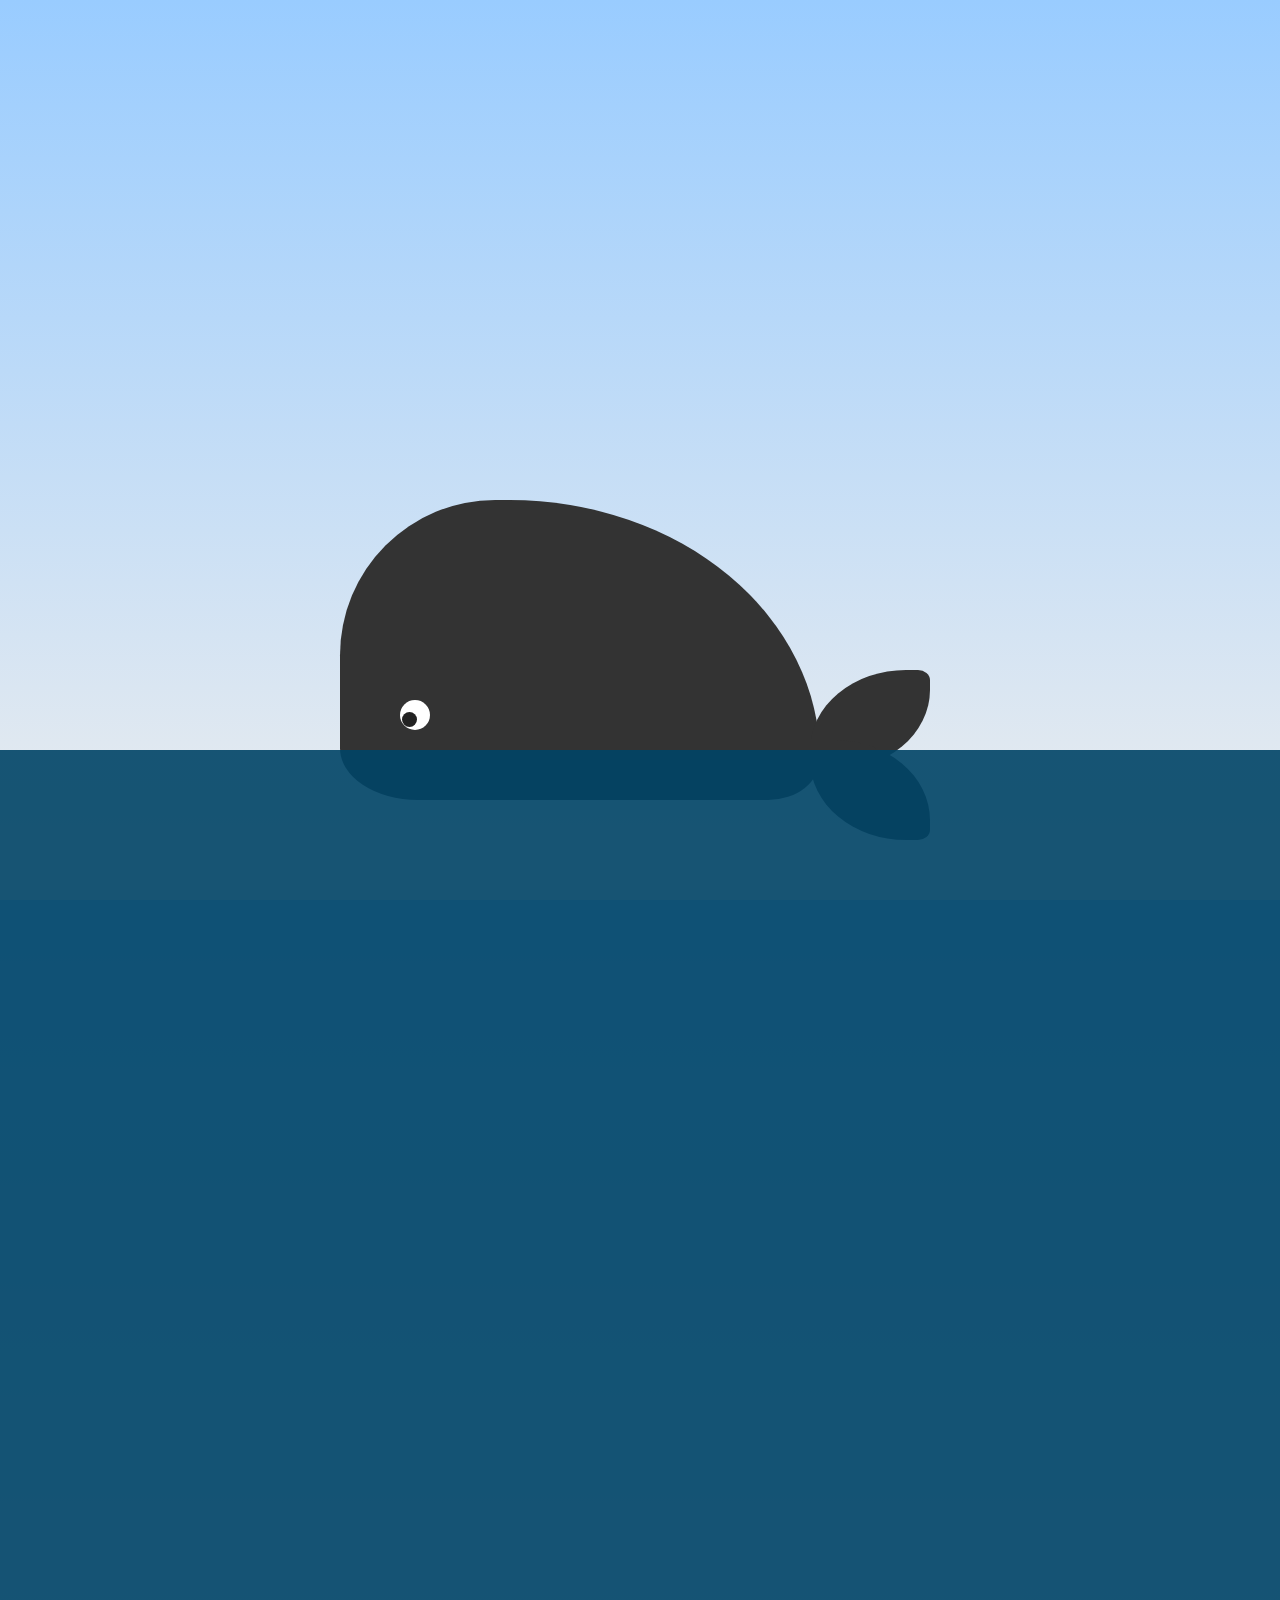
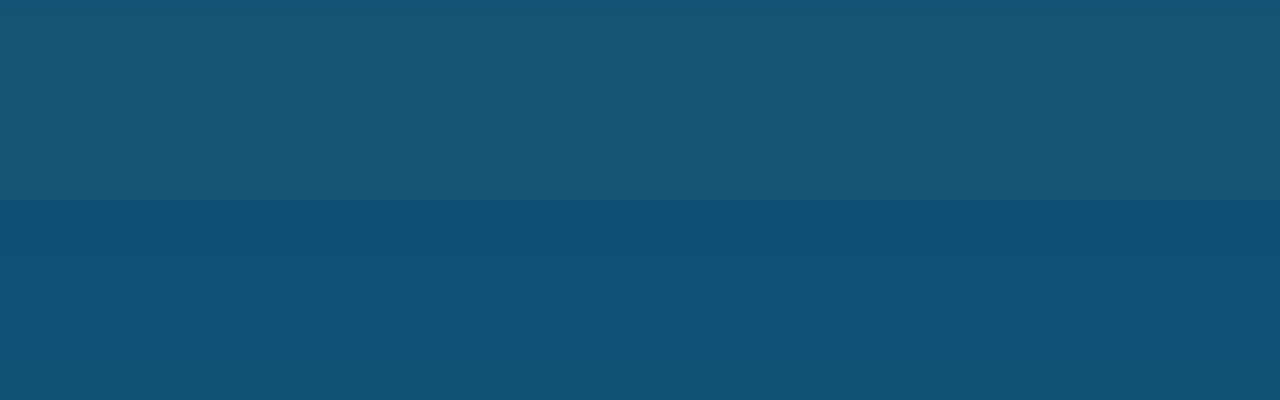
<file: index.html>
<!doctype html>

<html lang="en">
<head>
  <meta charset="utf-8">

  <title>ALLWHALE</title>
  <meta name="allwhale" content="allwhale">
  <link rel="icon" href="public/favicon.ico">

  <link rel="stylesheet" href="public/style.css">
</head>

<body>
  <div class='wave'></div>
  <div class='whale'>
    <div class='body'>
      <div class='eye'></div>
    </div>
    <div class='tail'></div>
  </div>
</body>
</html>
</file>
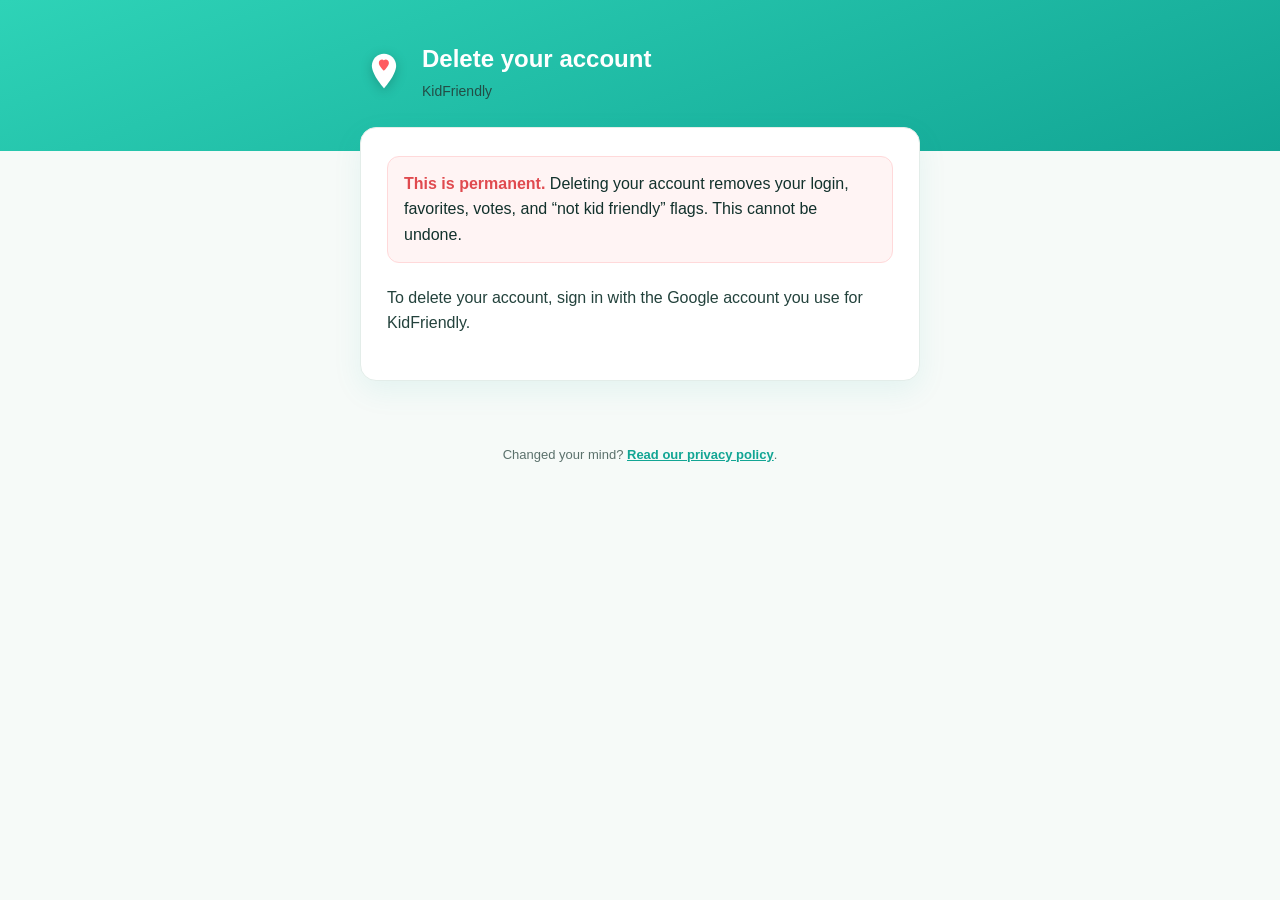
<file: kidfriendly/delete/index.html>
<!DOCTYPE html>
<html lang="en">
<head>
<meta charset="utf-8">
<meta name="viewport" content="width=device-width, initial-scale=1">
<title>KidFriendly — Delete Account</title>
<meta name="description" content="Permanently delete your KidFriendly account and data.">
<link rel="icon" href="/public/favicon.ico">
<style>
  :root{
    --teal:#12A594; --teal-lt:#2ED3B7; --coral:#FF5A5F; --coral-dk:#e04a4f;
    --ink:#12312c; --muted:#5b716c; --line:#e3ede9; --bg:#f6faf8;
  }
  *{box-sizing:border-box}
  body{margin:0;font-family:-apple-system,BlinkMacSystemFont,"Segoe UI",Roboto,Helvetica,Arial,sans-serif;
    color:var(--ink);background:var(--bg);line-height:1.6}
  .hero{background:linear-gradient(160deg,var(--teal-lt),var(--teal));color:#fff;padding:40px 20px 48px}
  .brand{max-width:560px;margin:0 auto;display:flex;align-items:center;gap:14px}
  .brand svg{width:48px;height:48px;flex:0 0 auto;filter:drop-shadow(0 3px 6px rgba(0,0,0,.2))}
  .brand h1{margin:0;font-size:24px}
  .brand p{margin:2px 0 0;opacity:.9;font-size:14px}
  main{max-width:560px;margin:-24px auto 64px;background:#fff;border:1px solid var(--line);
    border-radius:16px;padding:28px 26px;box-shadow:0 10px 30px rgba(18,165,148,.08)}
  p{color:#23423c}
  .warn{background:#fff4f4;border:1px solid #ffd9da;border-radius:12px;padding:14px 16px;margin:0 0 22px}
  .warn strong{color:var(--coral-dk)}
  label{display:block;font-weight:600;font-size:14px;margin:16px 0 6px}
  input{width:100%;padding:12px 14px;border:1px solid var(--line);border-radius:10px;font-size:16px;
    background:#fbfefd}
  input:focus{outline:none;border-color:var(--teal);box-shadow:0 0 0 3px rgba(18,165,148,.15)}
  .check{display:flex;gap:10px;align-items:flex-start;margin:20px 0 8px;font-size:14px;color:var(--muted)}
  .check input{width:auto;margin-top:3px}
  button{width:100%;margin-top:20px;padding:14px;border:0;border-radius:12px;font-size:16px;font-weight:700;
    color:#fff;background:var(--coral);cursor:pointer;transition:background .15s,opacity .15s}
  button:hover:not(:disabled){background:var(--coral-dk)}
  button:disabled{opacity:.5;cursor:not-allowed}
  .msg{margin-top:18px;padding:14px 16px;border-radius:12px;font-size:15px;display:none}
  .msg.show{display:block}
  .msg.ok{background:#effaf3;border:1px solid #bfe9cf;color:#1c7a45}
  .msg.err{background:#fff4f4;border:1px solid #ffd9da;color:var(--coral-dk)}
  a{color:var(--teal);font-weight:600}
  .foot{max-width:560px;margin:0 auto 48px;text-align:center;color:var(--muted);font-size:13px}
</style>
</head>
<body>
  <header class="hero">
    <div class="brand">
      <svg viewBox="0 0 512 512" xmlns="http://www.w3.org/2000/svg" aria-hidden="true">
        <path transform="translate(34,34) scale(18.5)" fill="#fff"
          d="M12 2 C8.13 2 5 5.13 5 9 C5 14.25 12 22 12 22 C12 22 19 14.25 19 9 C19 5.13 15.87 2 12 2 Z"/>
        <path transform="translate(176,116) scale(6.55)" fill="#FF5A5F"
          d="M12 21 C12 21 3.8 13.4 3.8 8.3 C3.8 5.2 6.2 2.8 9.3 2.8 C11 2.8 12 4.4 12 4.4 C12 4.4 13 2.8 14.7 2.8 C17.8 2.8 20.2 5.2 20.2 8.3 C20.2 13.4 12 21 12 21 Z"/>
      </svg>
      <div>
        <h1>Delete your account</h1>
        <p>KidFriendly</p>
      </div>
    </div>
  </header>

  <main>
    <div class="warn">
      <strong>This is permanent.</strong> Deleting your account removes your login,
      favorites, votes, and “not kid friendly” flags. This cannot be undone.
    </div>

    <p id="lead">To delete your account, sign in with the Google account you use
    for KidFriendly.</p>

    <!-- Step 1: prove identity with Google -->
    <div id="signin"><div id="gbtn"></div></div>

    <!-- Step 2: confirm + delete (revealed after sign-in) -->
    <form id="form" novalidate style="display:none">
      <p>Signed in as <strong id="who"></strong>.</p>

      <label class="check">
        <input id="confirm" type="checkbox">
        <span>I understand this permanently deletes my account and all associated
        data, and cannot be undone.</span>
      </label>

      <button id="submit" type="submit" disabled>Permanently delete my account</button>
    </form>

    <div id="msg" class="msg"></div>
  </main>

  <div class="foot">
    Changed your mind? <a href="/kidfriendly/pp">Read our privacy policy</a>.
  </div>

  <script>
    // KidFriendly API base URL. Update if the server host changes.
    var API_BASE  = "https://78.47.203.211.sslip.io";
    // Web OAuth client ID — MUST match the server's GOOGLE_OAUTH_CLIENT_ID.
    var CLIENT_ID = "433357405800-sm4kkjv96liru60nvonnhu6496to2ibl.apps.googleusercontent.com";

    var lead    = document.getElementById("lead");
    var signin  = document.getElementById("signin");
    var form    = document.getElementById("form");
    var who     = document.getElementById("who");
    var confirm = document.getElementById("confirm");
    var submit  = document.getElementById("submit");
    var msg     = document.getElementById("msg");

    var idToken = null;

    function showMsg(kind, text) {
      msg.className = "msg show " + kind;
      msg.textContent = text;
    }

    // Pull the email out of the Google ID token, for display only.
    function emailFromToken(jwt) {
      try {
        var part = jwt.split(".")[1].replace(/-/g, "+").replace(/_/g, "/");
        return JSON.parse(atob(part)).email || "your Google account";
      } catch (e) { return "your Google account"; }
    }

    // Google returns a signed ID token here after the user picks an account.
    function onCredential(resp) {
      idToken = resp.credential;
      who.textContent = emailFromToken(idToken);
      lead.style.display = "none";
      signin.style.display = "none";
      form.style.display = "";
    }

    // Called by the GIS library's onload (see script tag below).
    function initGsi() {
      google.accounts.id.initialize({ client_id: CLIENT_ID, callback: onCredential });
      google.accounts.id.renderButton(
        document.getElementById("gbtn"),
        { theme: "outline", size: "large", text: "signin_with", shape: "pill" }
      );
    }

    confirm.addEventListener("change", function () {
      submit.disabled = !confirm.checked;
    });

    form.addEventListener("submit", function (e) {
      e.preventDefault();
      if (!confirm.checked || !idToken) return;

      submit.disabled = true;
      submit.textContent = "Deleting…";
      msg.className = "msg";

      fetch(API_BASE + "/api/v1/account", {
        method: "DELETE",
        headers: { "Content-Type": "application/json" },
        body: JSON.stringify({ id_token: idToken })
      })
      .then(function (res) {
        if (res.status === 204) {
          form.style.display = "none";
          showMsg("ok", "Your account and data have been permanently deleted. " +
                        "You can now uninstall the app.");
          return;
        }
        if (res.status === 401) {
          throw new Error("Couldn’t verify your Google sign-in. Please try again.");
        }
        if (res.status === 404) {
          throw new Error("No KidFriendly account was found for that Google login.");
        }
        throw new Error("Something went wrong (error " + res.status + "). " +
                        "Please try again, or email thooper41@gmail.com.");
      })
      .catch(function (err) {
        var offline = /Failed to fetch|NetworkError/i.test(err.message);
        showMsg("err", offline
          ? "Couldn’t reach the server. Check your connection and try again."
          : err.message);
        submit.disabled = false;
        submit.textContent = "Permanently delete my account";
      });
    });
  </script>

  <!-- Google Identity Services. onload guarantees `google` exists before initGsi. -->
  <script src="https://accounts.google.com/gsi/client" async onload="initGsi()"></script>
</body>
</html>
</file>
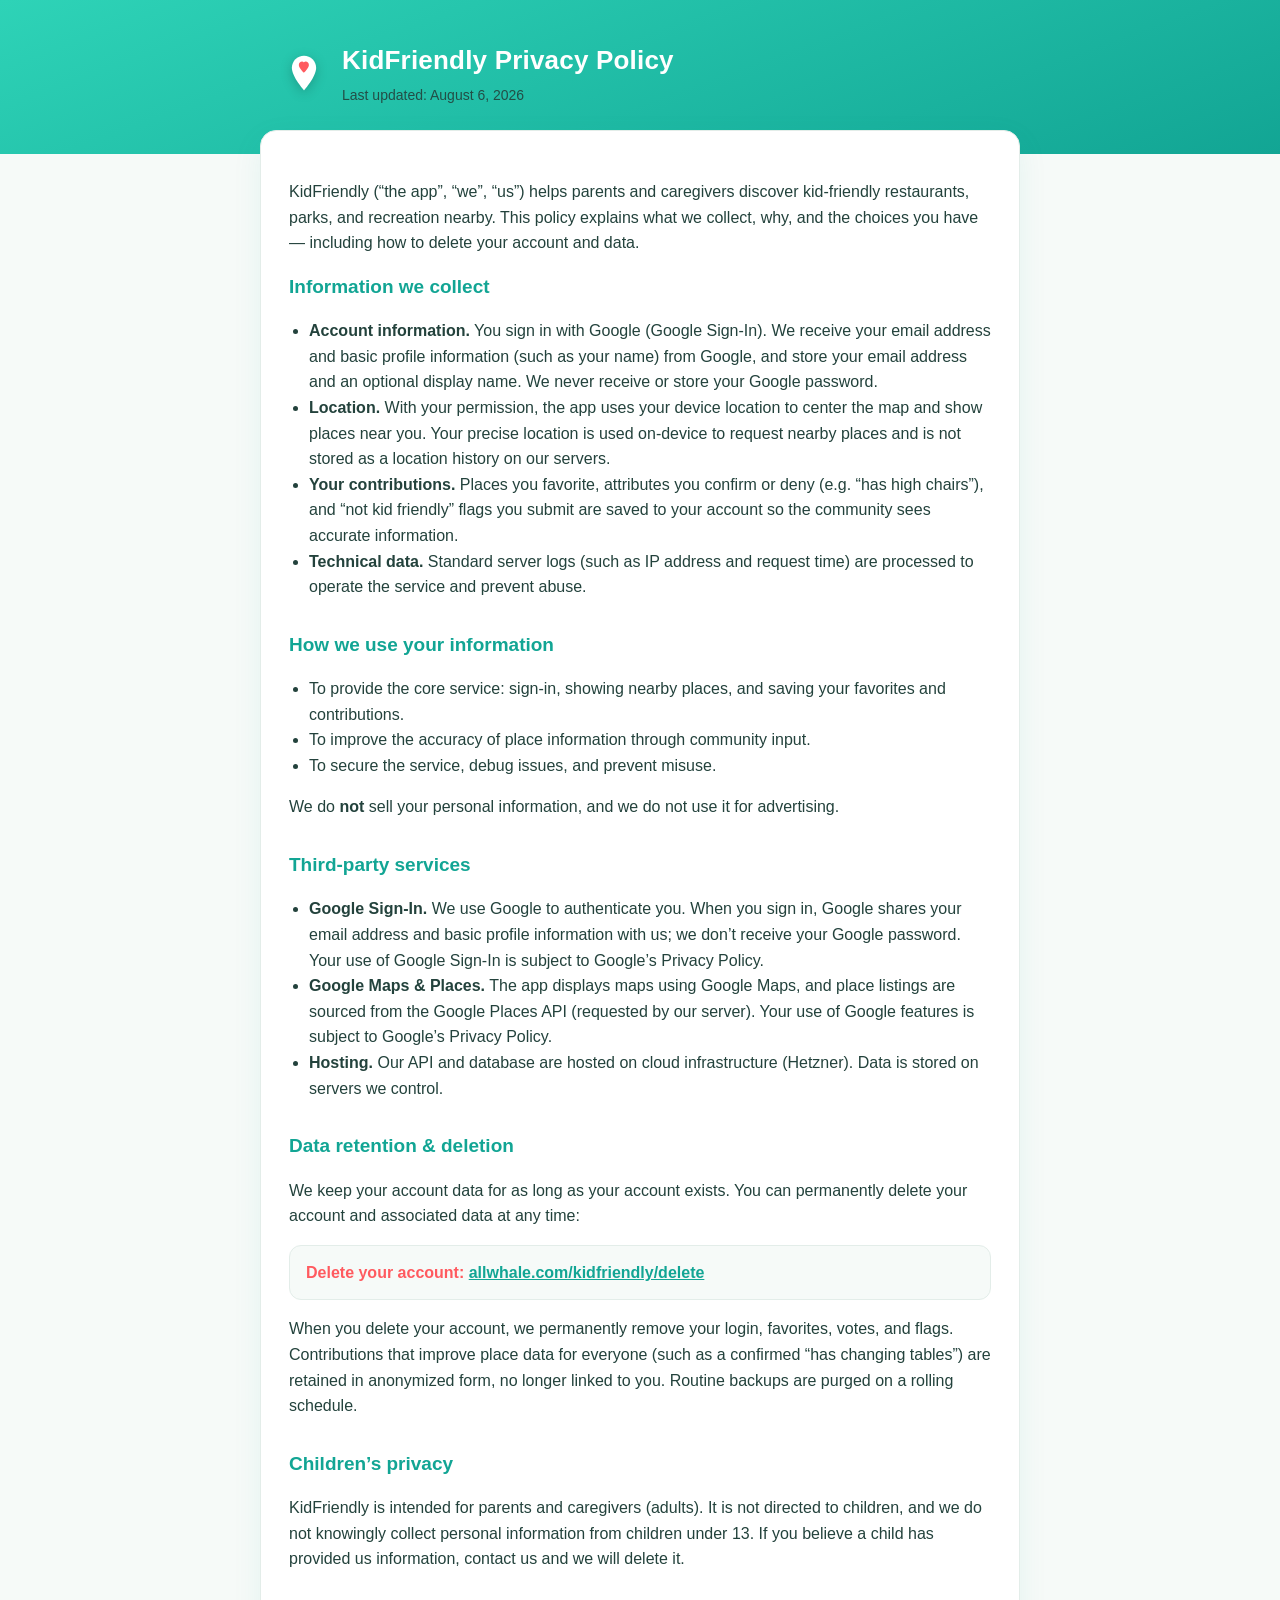
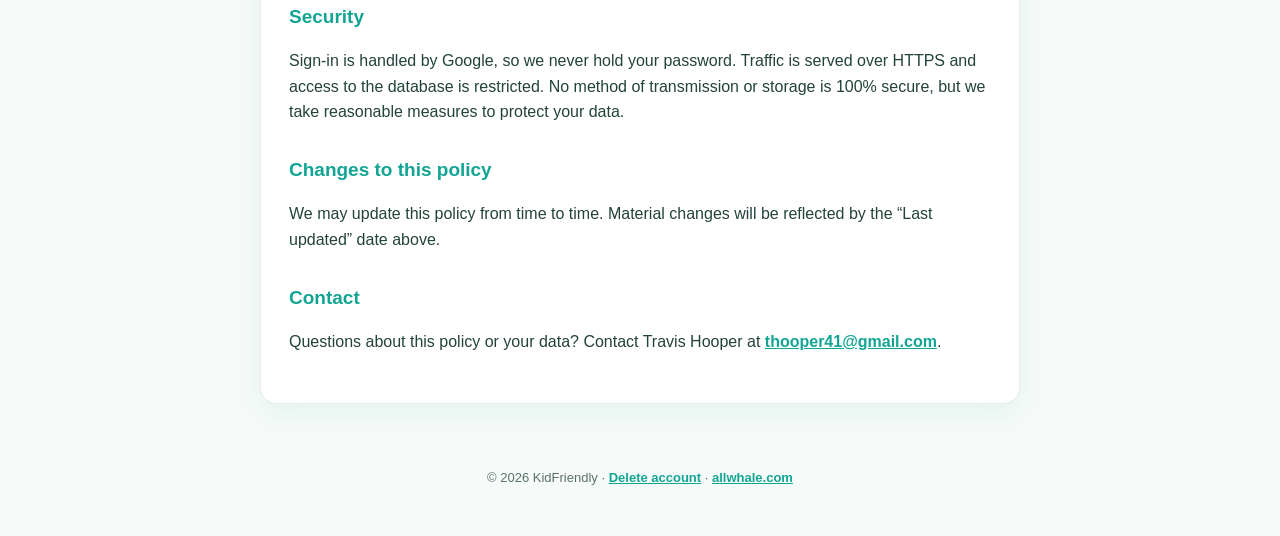
<file: kidfriendly/pp/index.html>
<!DOCTYPE html>
<html lang="en">
<head>
<meta charset="utf-8">
<meta name="viewport" content="width=device-width, initial-scale=1">
<title>KidFriendly — Privacy Policy</title>
<meta name="description" content="Privacy policy for the KidFriendly mobile app.">
<link rel="icon" href="/public/favicon.ico">
<style>
  :root{
    --teal:#12A594; --teal-lt:#2ED3B7; --coral:#FF5A5F; --ink:#12312c;
    --muted:#5b716c; --line:#e3ede9; --bg:#f6faf8;
  }
  *{box-sizing:border-box}
  body{margin:0;font-family:-apple-system,BlinkMacSystemFont,"Segoe UI",Roboto,Helvetica,Arial,sans-serif;
    color:var(--ink);background:var(--bg);line-height:1.6}
  .hero{background:linear-gradient(160deg,var(--teal-lt),var(--teal));color:#fff;padding:40px 20px 48px}
  .wrap{max-width:760px;margin:0 auto;padding:0 20px}
  .brand{display:flex;align-items:center;gap:14px}
  .brand svg{width:48px;height:48px;flex:0 0 auto;filter:drop-shadow(0 3px 6px rgba(0,0,0,.2))}
  .brand h1{margin:0;font-size:26px;letter-spacing:.2px}
  .brand p{margin:2px 0 0;opacity:.9;font-size:14px}
  main{max-width:760px;margin:-24px auto 64px;background:#fff;border:1px solid var(--line);
    border-radius:16px;padding:32px 28px;box-shadow:0 10px 30px rgba(18,165,148,.08)}
  h2{font-size:19px;margin:30px 0 8px;color:var(--teal)}
  h2:first-of-type{margin-top:6px}
  p,li{color:#23423c}
  .muted{color:var(--muted);font-size:14px}
  a{color:var(--teal);font-weight:600}
  ul{padding-left:20px}
  .callout{background:var(--bg);border:1px solid var(--line);border-radius:12px;padding:14px 16px;margin:16px 0}
  .callout strong{color:var(--coral)}
  footer{max-width:760px;margin:0 auto 48px;text-align:center;color:var(--muted);font-size:13px;padding:0 20px}
  code{background:#eef6f3;padding:2px 6px;border-radius:6px;font-size:13px}
</style>
</head>
<body>
  <header class="hero">
    <div class="wrap">
      <div class="brand">
        <svg viewBox="0 0 512 512" xmlns="http://www.w3.org/2000/svg" aria-hidden="true">
          <path transform="translate(34,34) scale(18.5)" fill="#fff"
            d="M12 2 C8.13 2 5 5.13 5 9 C5 14.25 12 22 12 22 C12 22 19 14.25 19 9 C19 5.13 15.87 2 12 2 Z"/>
          <path transform="translate(176,116) scale(6.55)" fill="#FF5A5F"
            d="M12 21 C12 21 3.8 13.4 3.8 8.3 C3.8 5.2 6.2 2.8 9.3 2.8 C11 2.8 12 4.4 12 4.4 C12 4.4 13 2.8 14.7 2.8 C17.8 2.8 20.2 5.2 20.2 8.3 C20.2 13.4 12 21 12 21 Z"/>
        </svg>
        <div>
          <h1>KidFriendly Privacy Policy</h1>
          <p>Last updated: August 6, 2026</p>
        </div>
      </div>
    </div>
  </header>

  <main>
    <p>KidFriendly (“the app”, “we”, “us”) helps parents and caregivers discover
    kid-friendly restaurants, parks, and recreation nearby. This policy explains
    what we collect, why, and the choices you have — including how to delete your
    account and data.</p>

    <h2>Information we collect</h2>
    <ul>
      <li><strong>Account information.</strong> You sign in with Google (Google
        Sign-In). We receive your email address and basic profile information
        (such as your name) from Google, and store your email address and an
        optional display name. We never receive or store your Google password.</li>
      <li><strong>Location.</strong> With your permission, the app uses your device
        location to center the map and show places near you. Your precise location
        is used on-device to request nearby places and is not stored as a location
        history on our servers.</li>
      <li><strong>Your contributions.</strong> Places you favorite, attributes you
        confirm or deny (e.g. “has high chairs”), and “not kid friendly” flags you
        submit are saved to your account so the community sees accurate information.</li>
      <li><strong>Technical data.</strong> Standard server logs (such as IP address
        and request time) are processed to operate the service and prevent abuse.</li>
    </ul>

    <h2>How we use your information</h2>
    <ul>
      <li>To provide the core service: sign-in, showing nearby places, and saving
        your favorites and contributions.</li>
      <li>To improve the accuracy of place information through community input.</li>
      <li>To secure the service, debug issues, and prevent misuse.</li>
    </ul>
    <p>We do <strong>not</strong> sell your personal information, and we do not use
    it for advertising.</p>

    <h2>Third-party services</h2>
    <ul>
      <li><strong>Google Sign-In.</strong> We use Google to authenticate you. When
        you sign in, Google shares your email address and basic profile information
        with us; we don’t receive your Google password. Your use of Google Sign-In
        is subject to Google’s Privacy Policy.</li>
      <li><strong>Google Maps &amp; Places.</strong> The app displays maps using
        Google Maps, and place listings are sourced from the Google Places API
        (requested by our server). Your use of Google features is subject to
        Google’s Privacy Policy.</li>
      <li><strong>Hosting.</strong> Our API and database are hosted on cloud
        infrastructure (Hetzner). Data is stored on servers we control.</li>
    </ul>

    <h2>Data retention &amp; deletion</h2>
    <p>We keep your account data for as long as your account exists. You can
    permanently delete your account and associated data at any time:</p>
    <div class="callout">
      <p style="margin:0"><strong>Delete your account:</strong>
        <a href="/kidfriendly/delete">allwhale.com/kidfriendly/delete</a></p>
    </div>
    <p>When you delete your account, we permanently remove your login, favorites,
    votes, and flags. Contributions that improve place data for everyone (such as
    a confirmed “has changing tables”) are retained in anonymized form, no longer
    linked to you. Routine backups are purged on a rolling schedule.</p>

    <h2>Children’s privacy</h2>
    <p>KidFriendly is intended for parents and caregivers (adults). It is not
    directed to children, and we do not knowingly collect personal information
    from children under 13. If you believe a child has provided us information,
    contact us and we will delete it.</p>

    <h2>Security</h2>
    <p>Sign-in is handled by Google, so we never hold your password. Traffic is
    served over HTTPS and access to the database is restricted. No method of
    transmission or storage is 100% secure, but we take reasonable measures to
    protect your data.</p>

    <h2>Changes to this policy</h2>
    <p>We may update this policy from time to time. Material changes will be
    reflected by the “Last updated” date above.</p>

    <h2>Contact</h2>
    <p>Questions about this policy or your data? Contact Travis Hooper at
    <a href="mailto:thooper41@gmail.com">thooper41@gmail.com</a>.</p>
  </main>

  <footer>© 2026 KidFriendly · <a href="/kidfriendly/delete">Delete account</a> · <a href="/">allwhale.com</a></footer>
</body>
</html>
</file>
<file: public/style.css>
html, body {
  width: 100%;
  height: 100%;
  overflow: hidden;
}

body {
  background: linear-gradient(#99ccff, #eee);
}

.wave {
  position: absolute;
  width: 150%;
  left: 150px;
  height: 1250px;
  bottom: -1100px;
  margin-left: -25%;
  background-color: #004466;
  opacity: 0.9;
  animation: waves 3s ease-in-out;
  animation-iteration-count: infinite;
  z-index: 3;
}

@keyframes waves {
  0% {
    transform: translate(5, 5);
  }
  30% {
    transform: translate(-8px, 15px) rotate(1deg);
  }
  60% {
    transform: translate(8px, 5px) rotate(-2deg);
  }
  100% {
    transform: translate(0, 0);
  }
}
.whale {
  position: absolute;
  bottom: 100px;
  left: 50%;
  width: 600px;
  height: 300px;
  margin-left: -300px;
  z-index: 2;
  animation: swim 7s linear;
  animation-iteration-count: infinite;
}
.whale .body,
.whale .tail {
  float: left;
}



.whale .body {
  width: 480px;
  height: 300px;
  background-color: #333;
  border-bottom-left-radius: 150px 100px;
  border-top-left-radius: 300px 300px;
  border-bottom-right-radius: 100px 80px;
  border-top-right-radius: 600px 500px;
}
.whale .body .eye {
  animation: rotate-eye 8s ease-in-out infinite;
  position: absolute;
  background-color: #fff;
  border-radius: 50%;
  width: 30px;
  height: 30px;
  top: 200px;
  left: 60px;
}
.whale .body .eye::after {
  content: '';
  display: block;
  background-color: #222;
  width: 15px;
  height: 15px;
  border-radius: 50%;
  margin: 12px 0 0 2px;
}

.whale .tail {
  animation: rotate-tail 2s ease-in-out infinite;
  margin: 170px 0 0 -10px;
}
.whale .tail::after,
.whale .tail::before {
  content: '';
  display: block;
  background-color: #333;
  width: 120px;
  height: 100px;
  border-radius: 10% 80%;
  border-top-left-radius: 0;
}
.whale .tail::before {
  border-radius: 80% 10%;
  border-bottom-left-radius: 0;
  margin: 0 0 -30px 0;
}

@keyframes swim {
  0% {
    transform: translate(0, 0);
  }
  30% {
    transform: translate(100px, -15px);
  }
  60% {
    transform: translate(-100px, -5px);
  }
  85% {
    transform: rotate(-360deg);
  }
  100% {
    transform: translate(5, 5);
  }
}

@keyframes rotate-tail {
  0% {
    transform: rotate(-20deg);
  }
  50% {
    transform: rotate(20deg);
  }
  100% {
    transform: rotate(-20deg);
  }
}

@keyframes rotate-eye {
  0% {
    transform: rotate(0);
  }
  100% {
    transform: rotate(720deg);
  }
}
</file>
